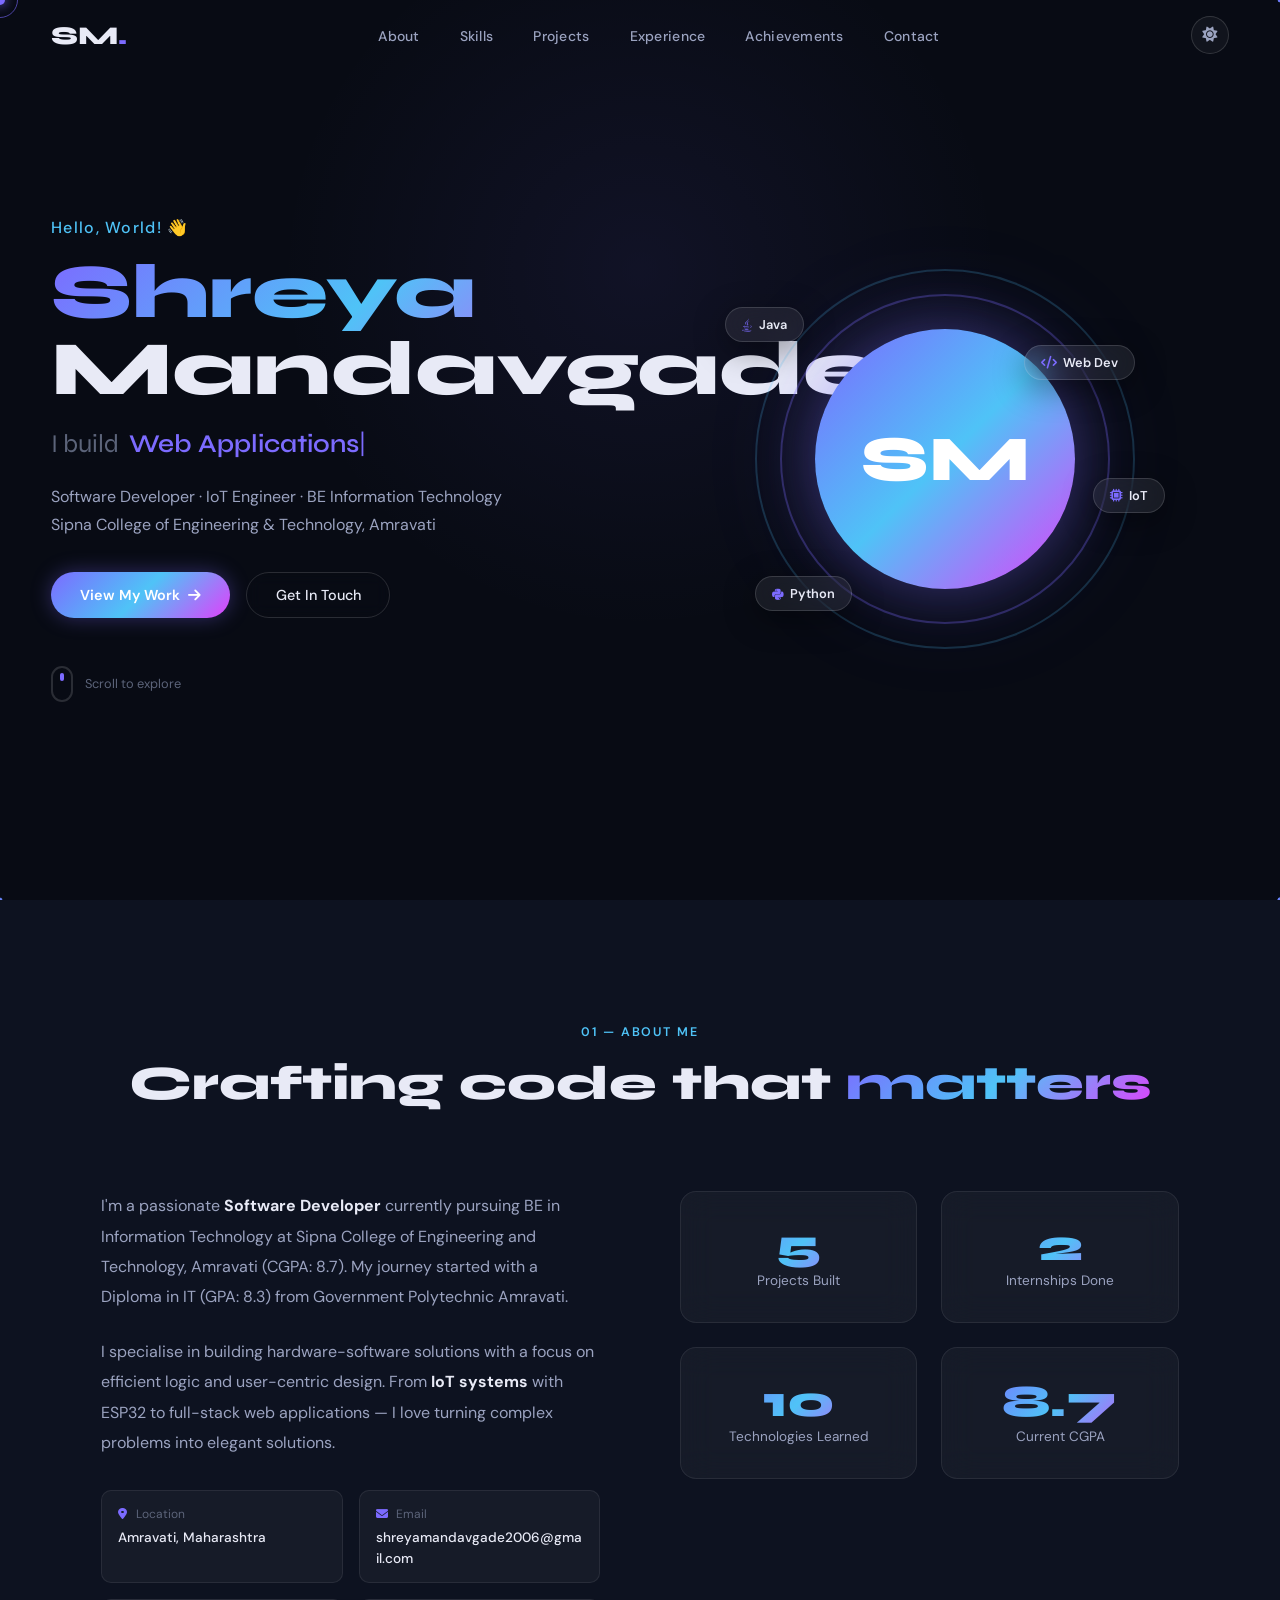
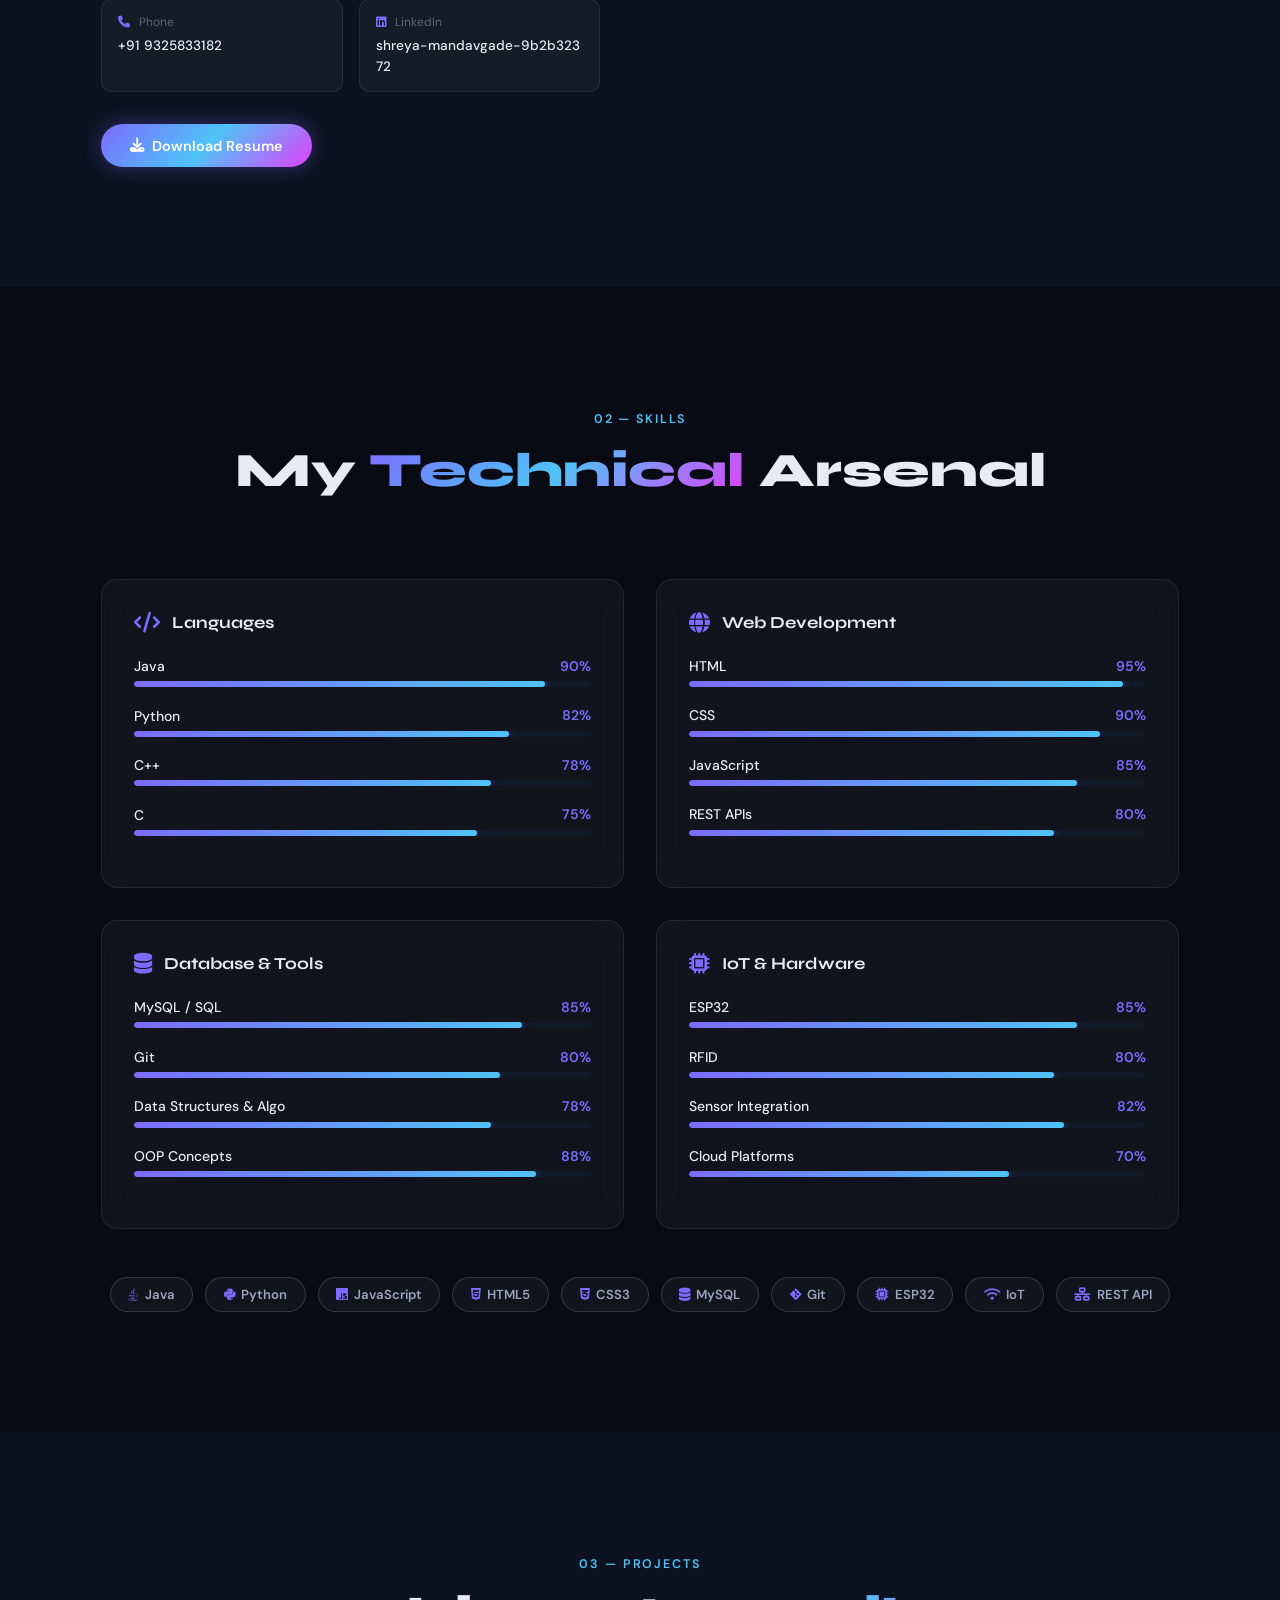
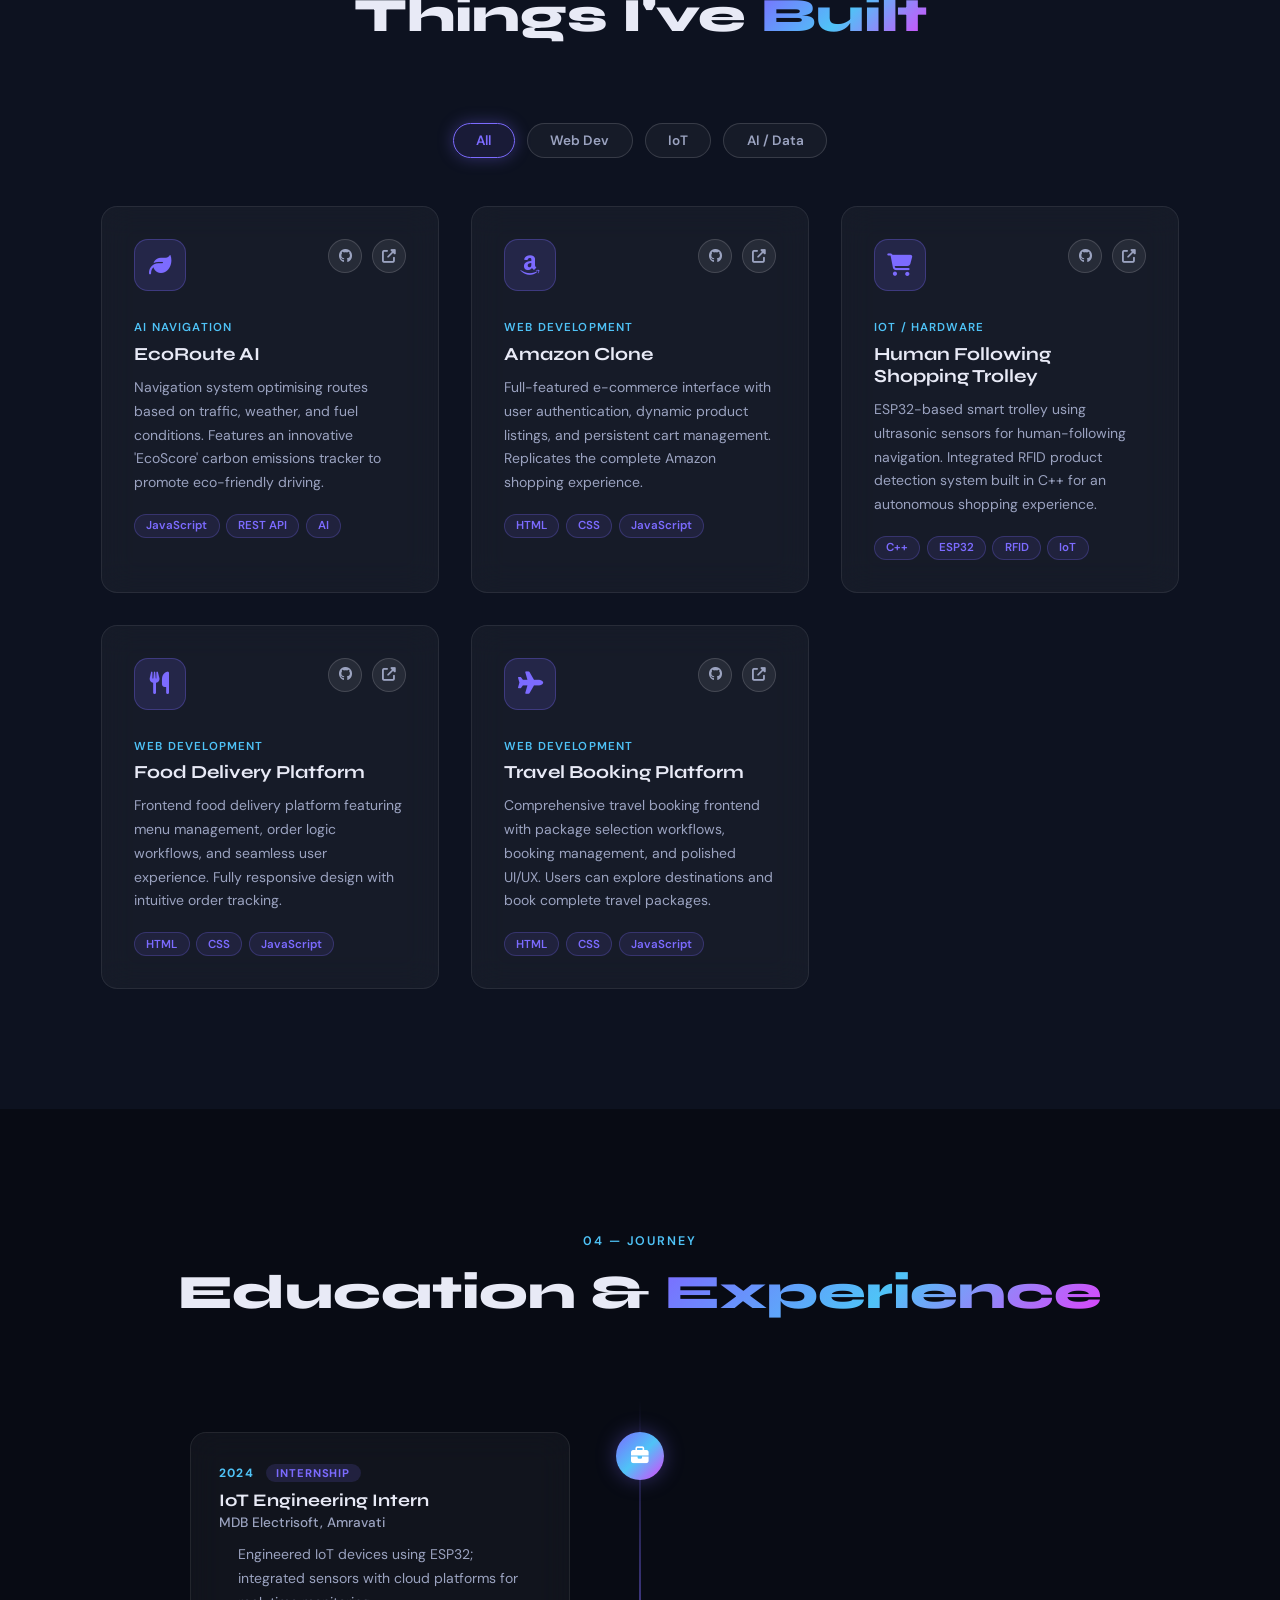
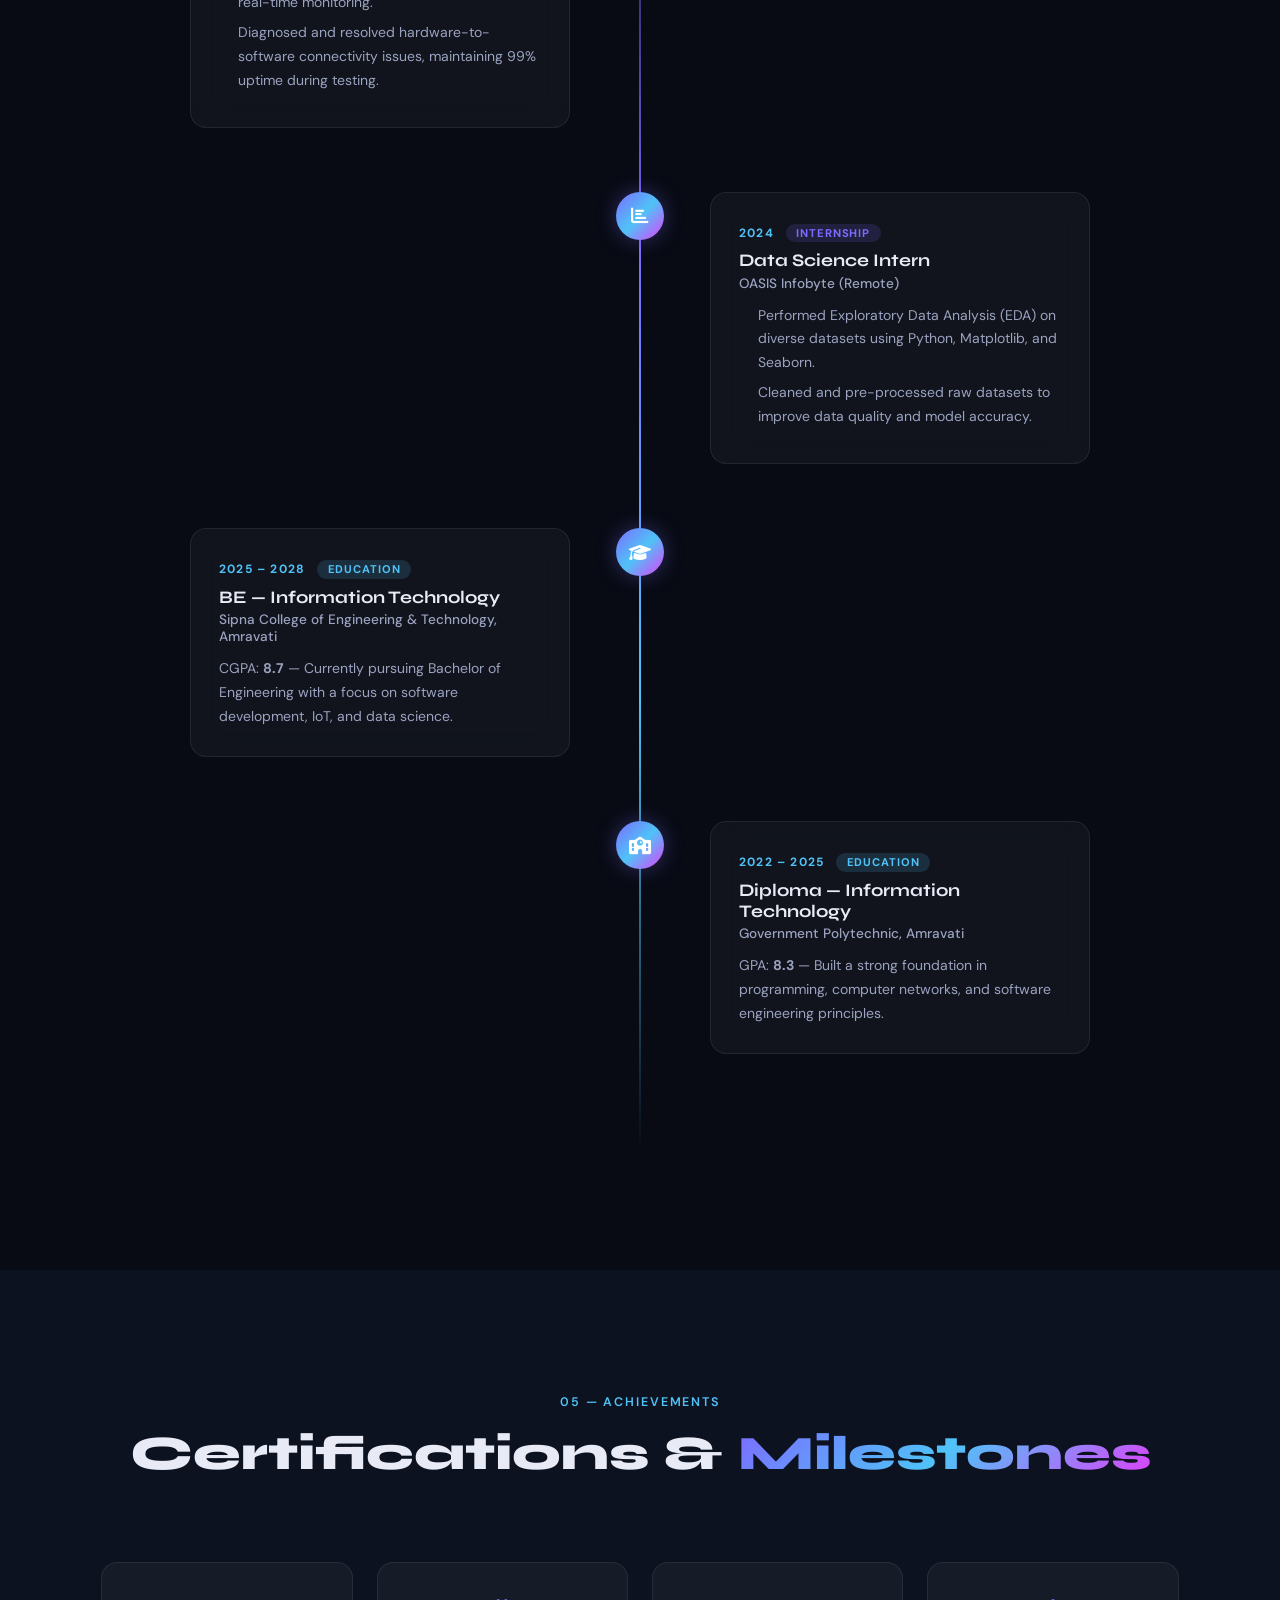
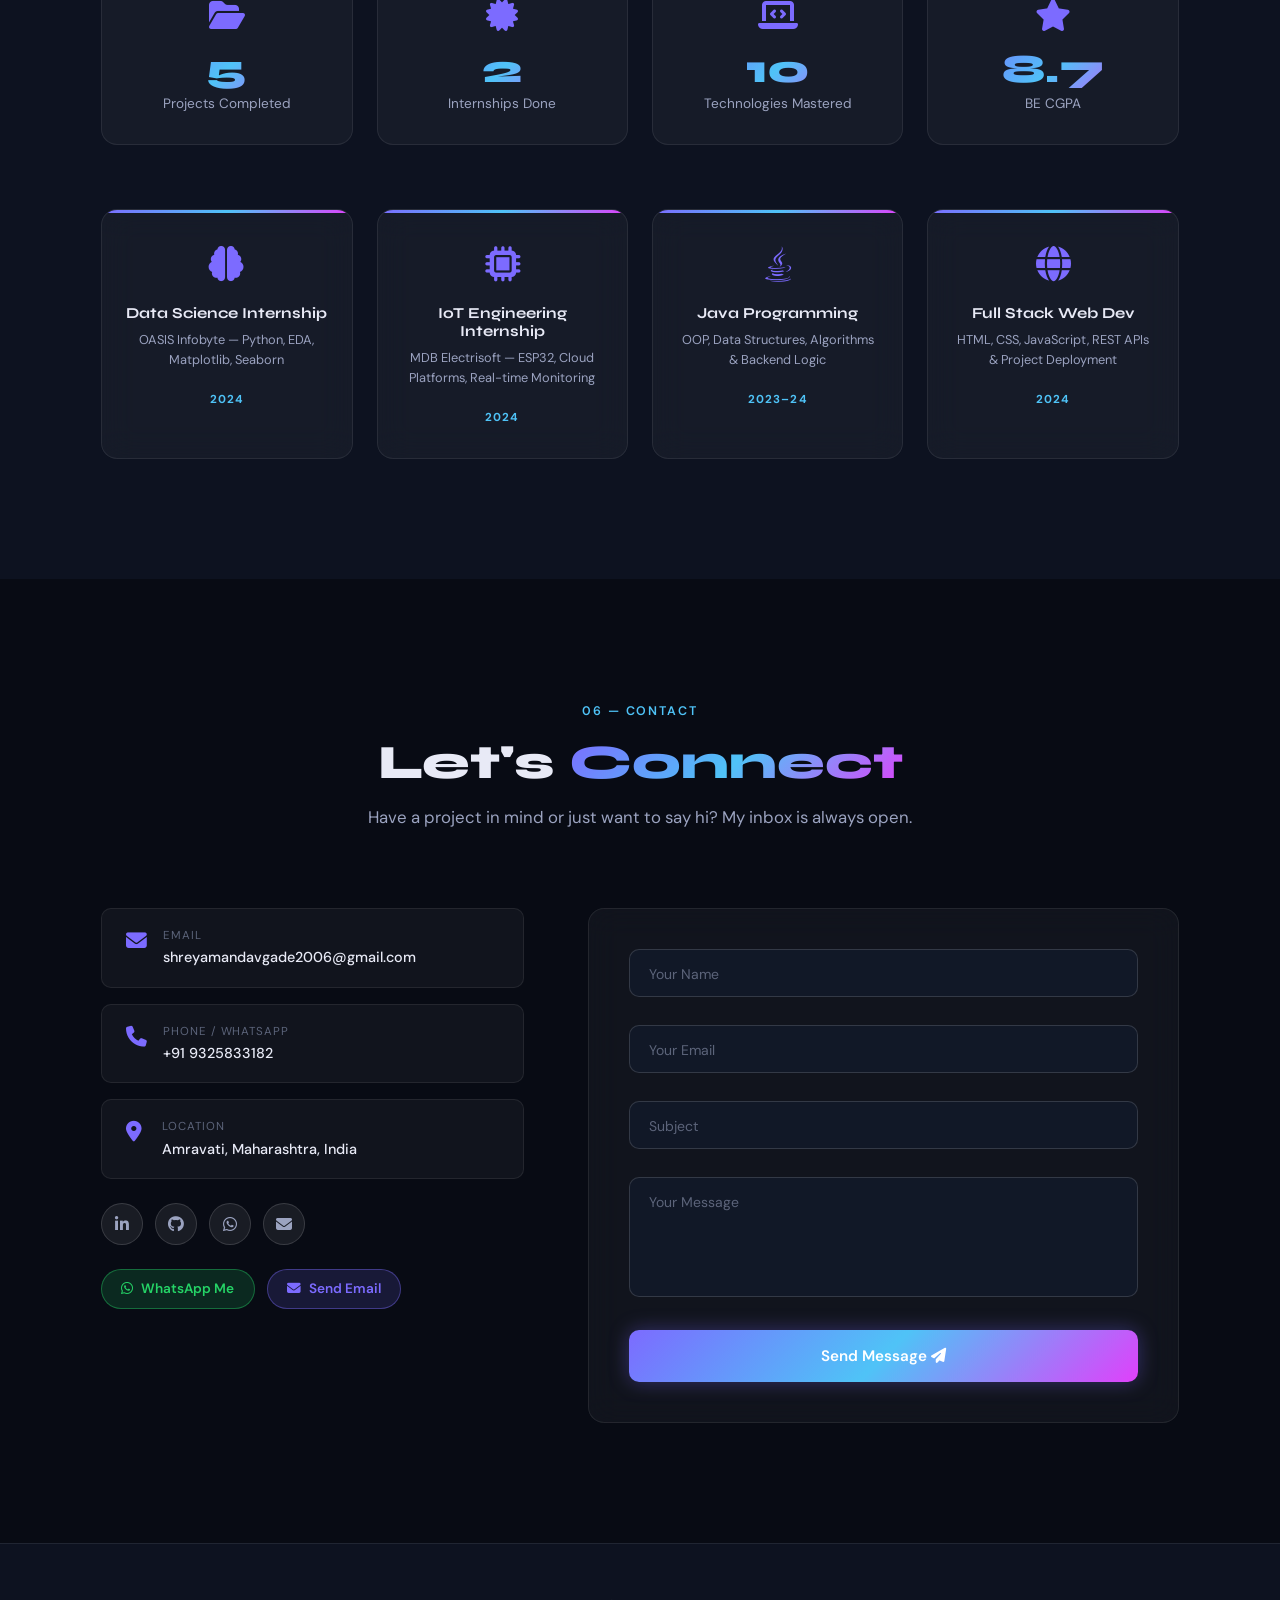
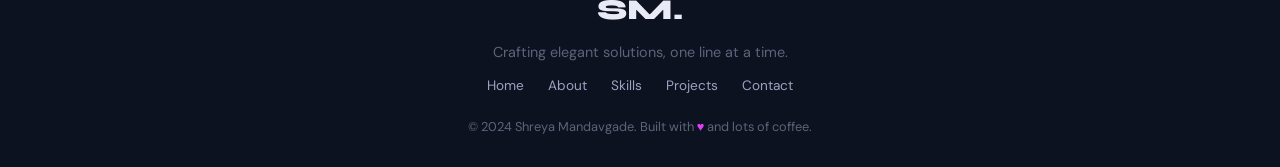
<file: Portfolio/index.html>
<!DOCTYPE html>
<html lang="en" data-theme="dark">
<head>
  <meta charset="UTF-8" />
  <meta name="viewport" content="width=device-width, initial-scale=1.0" />
  <meta name="description" content="Shreya Mandavgade — Software Developer & IoT Engineer. Portfolio showcasing projects in Web Development, Java, Python, and IoT." />
  <meta name="keywords" content="Shreya Mandavgade, Software Developer, IoT, Java, Web Development, Portfolio" />
  <title>Shreya Mandavgade | Software Developer</title>
  <link rel="stylesheet" href="style.css" />
  <link rel="preconnect" href="https://fonts.googleapis.com" />
  <link href="https://fonts.googleapis.com/css2?family=Syne:wght@400;500;600;700;800&family=DM+Sans:ital,wght@0,300;0,400;0,500;1,300&display=swap" rel="stylesheet" />
  <link rel="stylesheet" href="https://cdnjs.cloudflare.com/ajax/libs/font-awesome/6.5.0/css/all.min.css" />
</head>
<body>

  <!-- ══ LOADING SCREEN ══ -->
  <div id="loader">
    <div class="loader-inner">
      <div class="loader-ring"></div>
      <div class="loader-text">SM<span class="loader-dot">.</span></div>
    </div>
  </div>

  <!-- ══ CUSTOM CURSOR ══ -->
  <div id="cursor"></div>
  <div id="cursor-follower"></div>

  <!-- ══ SCROLL PROGRESS ══ -->
  <div id="scroll-progress"></div>

  <!-- ══ NAVBAR ══ -->
  <nav id="navbar">
    <a href="#home" class="nav-logo">SM<span class="accent">.</span></a>
    <ul class="nav-links" id="nav-links">
      <li><a href="#about" class="nav-link">About</a></li>
      <li><a href="#skills" class="nav-link">Skills</a></li>
      <li><a href="#projects" class="nav-link">Projects</a></li>
      <li><a href="#experience" class="nav-link">Experience</a></li>
      <li><a href="#certifications" class="nav-link">Achievements</a></li>
      <li><a href="#contact" class="nav-link">Contact</a></li>
    </ul>
    <div class="nav-actions">
      <button id="theme-toggle" aria-label="Toggle theme">
        <i class="fas fa-sun" id="theme-icon"></i>
      </button>
      <button id="hamburger" class="hamburger" aria-label="Toggle menu">
        <span></span><span></span><span></span>
      </button>
    </div>
  </nav>

  <!-- ══ HERO SECTION ══ -->
  <section id="home" class="hero">
    <canvas id="particle-canvas"></canvas>
    <div class="spotlight" id="spotlight"></div>
    <div class="hero-content">
      <p class="hero-eyebrow reveal-up">Hello, World! 👋</p>
      <h1 class="hero-name reveal-up">
        <span class="hero-first">Shreya</span>
        <span class="hero-last">Mandavgade</span>
      </h1>
      <div class="hero-role reveal-up">
        <span class="role-prefix">I build</span>
        <span class="typing-wrap">
          <span id="typed-text"></span><span class="cursor-blink">|</span>
        </span>
      </div>
      <p class="hero-desc reveal-up">
        Software Developer · IoT Engineer · BE Information Technology<br />
        Sipna College of Engineering & Technology, Amravati
      </p>
      <div class="hero-cta reveal-up">
        <a href="#projects" class="btn-primary">View My Work <i class="fas fa-arrow-right"></i></a>
        <a href="#contact" class="btn-ghost">Get In Touch</a>
      </div>
      <div class="hero-scroll reveal-up">
        <div class="scroll-indicator">
          <div class="scroll-dot"></div>
        </div>
        <span>Scroll to explore</span>
      </div>
    </div>
    <div class="hero-image-wrap reveal-right">
      <div class="hero-image-ring"></div>
      <div class="hero-image-ring ring-2"></div>
      <div class="hero-avatar">
        <div class="avatar-initials">SM</div>
      </div>
      <div class="hero-badge badge-1"><i class="fab fa-java"></i> Java</div>
      <div class="hero-badge badge-2"><i class="fas fa-microchip"></i> IoT</div>
      <div class="hero-badge badge-3"><i class="fab fa-python"></i> Python</div>
      <div class="hero-badge badge-4"><i class="fas fa-code"></i> Web Dev</div>
    </div>
  </section>

  <!-- ══ ABOUT SECTION ══ -->
  <section id="about" class="section about-section">
    <div class="container">
      <div class="section-header">
        <span class="section-tag">01 — About Me</span>
        <h2 class="section-title reveal-up">Crafting code that <span class="gradient-text">matters</span></h2>
      </div>
      <div class="about-grid">
        <div class="about-text reveal-left">
          <p>
            I'm a passionate <strong>Software Developer</strong> currently pursuing BE in Information Technology at Sipna College of Engineering and Technology, Amravati (CGPA: 8.7). My journey started with a Diploma in IT (GPA: 8.3) from Government Polytechnic Amravati.
          </p>
          <p>
            I specialise in building hardware-software solutions with a focus on efficient logic and user-centric design. From <strong>IoT systems</strong> with ESP32 to full-stack web applications — I love turning complex problems into elegant solutions.
          </p>
          <div class="about-info-grid">
            <div class="info-item">
              <span class="info-label"><i class="fas fa-map-marker-alt"></i> Location</span>
              <span class="info-value">Amravati, Maharashtra</span>
            </div>
            <div class="info-item">
              <span class="info-label"><i class="fas fa-envelope"></i> Email</span>
              <span class="info-value">shreyamandavgade2006@gmail.com</span>
            </div>
            <div class="info-item">
              <span class="info-label"><i class="fas fa-phone"></i> Phone</span>
              <span class="info-value">+91 9325833182</span>
            </div>
            <div class="info-item">
              <span class="info-label"><i class="fab fa-linkedin"></i> LinkedIn</span>
              <span class="info-value">shreya-mandavgade-9b2b32372</span>
            </div>
          </div>
          <a href="#" class="btn-primary" id="download-resume" download>
            <i class="fas fa-download"></i> Download Resume
          </a>
        </div>
        <div class="about-stats reveal-right">
          <div class="stat-card">
            <span class="stat-num counter" data-target="5">0</span>
            <span class="stat-label">Projects Built</span>
            <div class="stat-bar"></div>
          </div>
          <div class="stat-card">
            <span class="stat-num counter" data-target="2">0</span>
            <span class="stat-label">Internships Done</span>
            <div class="stat-bar"></div>
          </div>
          <div class="stat-card">
            <span class="stat-num counter" data-target="10">0</span>
            <span class="stat-label">Technologies Learned</span>
            <div class="stat-bar"></div>
          </div>
          <div class="stat-card">
            <span class="stat-num">8.7</span>
            <span class="stat-label">Current CGPA</span>
            <div class="stat-bar"></div>
          </div>
        </div>
      </div>
    </div>
  </section>

  <!-- ══ SKILLS SECTION ══ -->
  <section id="skills" class="section skills-section">
    <div class="container">
      <div class="section-header">
        <span class="section-tag">02 — Skills</span>
        <h2 class="section-title reveal-up">My <span class="gradient-text">Technical</span> Arsenal</h2>
      </div>
      <div class="skills-grid">

        <div class="skill-category reveal-up" style="--delay:0.1s">
          <div class="skill-cat-header">
            <i class="fas fa-code skill-cat-icon"></i>
            <h3>Languages</h3>
          </div>
          <div class="skill-items">
            <div class="skill-item">
              <div class="skill-top"><span>Java</span><span>90%</span></div>
              <div class="skill-bar"><div class="skill-fill" data-width="90"></div></div>
            </div>
            <div class="skill-item">
              <div class="skill-top"><span>Python</span><span>82%</span></div>
              <div class="skill-bar"><div class="skill-fill" data-width="82"></div></div>
            </div>
            <div class="skill-item">
              <div class="skill-top"><span>C++</span><span>78%</span></div>
              <div class="skill-bar"><div class="skill-fill" data-width="78"></div></div>
            </div>
            <div class="skill-item">
              <div class="skill-top"><span>C</span><span>75%</span></div>
              <div class="skill-bar"><div class="skill-fill" data-width="75"></div></div>
            </div>
          </div>
        </div>

        <div class="skill-category reveal-up" style="--delay:0.2s">
          <div class="skill-cat-header">
            <i class="fas fa-globe skill-cat-icon"></i>
            <h3>Web Development</h3>
          </div>
          <div class="skill-items">
            <div class="skill-item">
              <div class="skill-top"><span>HTML</span><span>95%</span></div>
              <div class="skill-bar"><div class="skill-fill" data-width="95"></div></div>
            </div>
            <div class="skill-item">
              <div class="skill-top"><span>CSS</span><span>90%</span></div>
              <div class="skill-bar"><div class="skill-fill" data-width="90"></div></div>
            </div>
            <div class="skill-item">
              <div class="skill-top"><span>JavaScript</span><span>85%</span></div>
              <div class="skill-bar"><div class="skill-fill" data-width="85"></div></div>
            </div>
            <div class="skill-item">
              <div class="skill-top"><span>REST APIs</span><span>80%</span></div>
              <div class="skill-bar"><div class="skill-fill" data-width="80"></div></div>
            </div>
          </div>
        </div>

        <div class="skill-category reveal-up" style="--delay:0.3s">
          <div class="skill-cat-header">
            <i class="fas fa-database skill-cat-icon"></i>
            <h3>Database & Tools</h3>
          </div>
          <div class="skill-items">
            <div class="skill-item">
              <div class="skill-top"><span>MySQL / SQL</span><span>85%</span></div>
              <div class="skill-bar"><div class="skill-fill" data-width="85"></div></div>
            </div>
            <div class="skill-item">
              <div class="skill-top"><span>Git</span><span>80%</span></div>
              <div class="skill-bar"><div class="skill-fill" data-width="80"></div></div>
            </div>
            <div class="skill-item">
              <div class="skill-top"><span>Data Structures & Algo</span><span>78%</span></div>
              <div class="skill-bar"><div class="skill-fill" data-width="78"></div></div>
            </div>
            <div class="skill-item">
              <div class="skill-top"><span>OOP Concepts</span><span>88%</span></div>
              <div class="skill-bar"><div class="skill-fill" data-width="88"></div></div>
            </div>
          </div>
        </div>

        <div class="skill-category reveal-up" style="--delay:0.4s">
          <div class="skill-cat-header">
            <i class="fas fa-microchip skill-cat-icon"></i>
            <h3>IoT & Hardware</h3>
          </div>
          <div class="skill-items">
            <div class="skill-item">
              <div class="skill-top"><span>ESP32</span><span>85%</span></div>
              <div class="skill-bar"><div class="skill-fill" data-width="85"></div></div>
            </div>
            <div class="skill-item">
              <div class="skill-top"><span>RFID</span><span>80%</span></div>
              <div class="skill-bar"><div class="skill-fill" data-width="80"></div></div>
            </div>
            <div class="skill-item">
              <div class="skill-top"><span>Sensor Integration</span><span>82%</span></div>
              <div class="skill-bar"><div class="skill-fill" data-width="82"></div></div>
            </div>
            <div class="skill-item">
              <div class="skill-top"><span>Cloud Platforms</span><span>70%</span></div>
              <div class="skill-bar"><div class="skill-fill" data-width="70"></div></div>
            </div>
          </div>
        </div>

      </div>

      <!-- Tech Chips -->
      <div class="tech-chips reveal-up">
        <span class="chip"><i class="fab fa-java"></i> Java</span>
        <span class="chip"><i class="fab fa-python"></i> Python</span>
        <span class="chip"><i class="fab fa-js"></i> JavaScript</span>
        <span class="chip"><i class="fab fa-html5"></i> HTML5</span>
        <span class="chip"><i class="fab fa-css3-alt"></i> CSS3</span>
        <span class="chip"><i class="fas fa-database"></i> MySQL</span>
        <span class="chip"><i class="fab fa-git-alt"></i> Git</span>
        <span class="chip"><i class="fas fa-microchip"></i> ESP32</span>
        <span class="chip"><i class="fas fa-wifi"></i> IoT</span>
        <span class="chip"><i class="fas fa-network-wired"></i> REST API</span>
      </div>
    </div>
  </section>

  <!-- ══ PROJECTS SECTION ══ -->
  <section id="projects" class="section projects-section">
    <div class="container">
      <div class="section-header">
        <span class="section-tag">03 — Projects</span>
        <h2 class="section-title reveal-up">Things I've <span class="gradient-text">Built</span></h2>
      </div>

      <!-- Filter Buttons -->
      <div class="filter-bar reveal-up">
        <button class="filter-btn active" data-filter="all">All</button>
        <button class="filter-btn" data-filter="web">Web Dev</button>
        <button class="filter-btn" data-filter="iot">IoT</button>
        <button class="filter-btn" data-filter="ai">AI / Data</button>
      </div>

      <div class="projects-grid">

        <div class="project-card reveal-up" data-category="ai" style="--delay:0.1s">
          <div class="project-glow"></div>
          <div class="project-top">
            <div class="project-icon-wrap">
              <i class="fas fa-leaf project-icon"></i>
            </div>
            <div class="project-links">
              <a href="#" class="project-link" title="GitHub"><i class="fab fa-github"></i></a>
              <a href="#" class="project-link" title="Live Demo"><i class="fas fa-external-link-alt"></i></a>
            </div>
          </div>
          <div class="project-body">
            <span class="project-cat">AI Navigation</span>
            <h3 class="project-title">EcoRoute AI</h3>
            <p class="project-desc">Navigation system optimising routes based on traffic, weather, and fuel conditions. Features an innovative 'EcoScore' carbon emissions tracker to promote eco-friendly driving.</p>
            <div class="project-tags">
              <span>JavaScript</span><span>REST API</span><span>AI</span>
            </div>
          </div>
          <div class="project-hover-overlay">
            <p>Optimised routing · Carbon tracking · Weather integration</p>
          </div>
        </div>

        <div class="project-card reveal-up" data-category="web" style="--delay:0.2s">
          <div class="project-glow"></div>
          <div class="project-top">
            <div class="project-icon-wrap">
              <i class="fab fa-amazon project-icon"></i>
            </div>
            <div class="project-links">
              <a href="#" class="project-link" title="GitHub"><i class="fab fa-github"></i></a>
              <a href="#" class="project-link" title="Live Demo"><i class="fas fa-external-link-alt"></i></a>
            </div>
          </div>
          <div class="project-body">
            <span class="project-cat">Web Development</span>
            <h3 class="project-title">Amazon Clone</h3>
            <p class="project-desc">Full-featured e-commerce interface with user authentication, dynamic product listings, and persistent cart management. Replicates the complete Amazon shopping experience.</p>
            <div class="project-tags">
              <span>HTML</span><span>CSS</span><span>JavaScript</span>
            </div>
          </div>
          <div class="project-hover-overlay">
            <p>Authentication · Product listings · Cart management</p>
          </div>
        </div>

        <div class="project-card reveal-up" data-category="iot" style="--delay:0.3s">
          <div class="project-glow"></div>
          <div class="project-top">
            <div class="project-icon-wrap">
              <i class="fas fa-shopping-cart project-icon"></i>
            </div>
            <div class="project-links">
              <a href="#" class="project-link" title="GitHub"><i class="fab fa-github"></i></a>
              <a href="#" class="project-link" title="Live Demo"><i class="fas fa-external-link-alt"></i></a>
            </div>
          </div>
          <div class="project-body">
            <span class="project-cat">IoT / Hardware</span>
            <h3 class="project-title">Human Following Shopping Trolley</h3>
            <p class="project-desc">ESP32-based smart trolley using ultrasonic sensors for human-following navigation. Integrated RFID product detection system built in C++ for an autonomous shopping experience.</p>
            <div class="project-tags">
              <span>C++</span><span>ESP32</span><span>RFID</span><span>IoT</span>
            </div>
          </div>
          <div class="project-hover-overlay">
            <p>ESP32 · Ultrasonic sensors · RFID detection</p>
          </div>
        </div>

        <div class="project-card reveal-up" data-category="web" style="--delay:0.4s">
          <div class="project-glow"></div>
          <div class="project-top">
            <div class="project-icon-wrap">
              <i class="fas fa-utensils project-icon"></i>
            </div>
            <div class="project-links">
              <a href="#" class="project-link" title="GitHub"><i class="fab fa-github"></i></a>
              <a href="#" class="project-link" title="Live Demo"><i class="fas fa-external-link-alt"></i></a>
            </div>
          </div>
          <div class="project-body">
            <span class="project-cat">Web Development</span>
            <h3 class="project-title">Food Delivery Platform</h3>
            <p class="project-desc">Frontend food delivery platform featuring menu management, order logic workflows, and seamless user experience. Fully responsive design with intuitive order tracking.</p>
            <div class="project-tags">
              <span>HTML</span><span>CSS</span><span>JavaScript</span>
            </div>
          </div>
          <div class="project-hover-overlay">
            <p>Menu management · Order logic · Responsive design</p>
          </div>
        </div>

        <div class="project-card reveal-up" data-category="web" style="--delay:0.5s">
          <div class="project-glow"></div>
          <div class="project-top">
            <div class="project-icon-wrap">
              <i class="fas fa-plane project-icon"></i>
            </div>
            <div class="project-links">
              <a href="#" class="project-link" title="GitHub"><i class="fab fa-github"></i></a>
              <a href="#" class="project-link" title="Live Demo"><i class="fas fa-external-link-alt"></i></a>
            </div>
          </div>
          <div class="project-body">
            <span class="project-cat">Web Development</span>
            <h3 class="project-title">Travel Booking Platform</h3>
            <p class="project-desc">Comprehensive travel booking frontend with package selection workflows, booking management, and polished UI/UX. Users can explore destinations and book complete travel packages.</p>
            <div class="project-tags">
              <span>HTML</span><span>CSS</span><span>JavaScript</span>
            </div>
          </div>
          <div class="project-hover-overlay">
            <p>Package selection · Booking flows · Interactive UI</p>
          </div>
        </div>

      </div>
    </div>
  </section>

  <!-- ══ EXPERIENCE & EDUCATION TIMELINE ══ -->
  <section id="experience" class="section timeline-section">
    <div class="container">
      <div class="section-header">
        <span class="section-tag">04 — Journey</span>
        <h2 class="section-title reveal-up">Education & <span class="gradient-text">Experience</span></h2>
      </div>

      <div class="timeline">

        <div class="timeline-item reveal-left">
          <div class="timeline-dot">
            <i class="fas fa-briefcase"></i>
          </div>
          <div class="timeline-card">
            <span class="timeline-year">2024</span>
            <span class="timeline-type work">Internship</span>
            <h3>IoT Engineering Intern</h3>
            <h4>MDB Electrisoft, Amravati</h4>
            <ul>
              <li>Engineered IoT devices using ESP32; integrated sensors with cloud platforms for real-time monitoring.</li>
              <li>Diagnosed and resolved hardware-to-software connectivity issues, maintaining 99% uptime during testing.</li>
            </ul>
          </div>
        </div>

        <div class="timeline-item reveal-right">
          <div class="timeline-dot">
            <i class="fas fa-chart-bar"></i>
          </div>
          <div class="timeline-card">
            <span class="timeline-year">2024</span>
            <span class="timeline-type work">Internship</span>
            <h3>Data Science Intern</h3>
            <h4>OASIS Infobyte (Remote)</h4>
            <ul>
              <li>Performed Exploratory Data Analysis (EDA) on diverse datasets using Python, Matplotlib, and Seaborn.</li>
              <li>Cleaned and pre-processed raw datasets to improve data quality and model accuracy.</li>
            </ul>
          </div>
        </div>

        <div class="timeline-item reveal-left">
          <div class="timeline-dot">
            <i class="fas fa-graduation-cap"></i>
          </div>
          <div class="timeline-card">
            <span class="timeline-year">2025 – 2028</span>
            <span class="timeline-type edu">Education</span>
            <h3>BE — Information Technology</h3>
            <h4>Sipna College of Engineering & Technology, Amravati</h4>
            <p>CGPA: <strong>8.7</strong> — Currently pursuing Bachelor of Engineering with a focus on software development, IoT, and data science.</p>
          </div>
        </div>

        <div class="timeline-item reveal-right">
          <div class="timeline-dot">
            <i class="fas fa-school"></i>
          </div>
          <div class="timeline-card">
            <span class="timeline-year">2022 – 2025</span>
            <span class="timeline-type edu">Education</span>
            <h3>Diploma — Information Technology</h3>
            <h4>Government Polytechnic, Amravati</h4>
            <p>GPA: <strong>8.3</strong> — Built a strong foundation in programming, computer networks, and software engineering principles.</p>
          </div>
        </div>

      </div>
    </div>
  </section>

  <!-- ══ CERTIFICATIONS & ACHIEVEMENTS ══ -->
  <section id="certifications" class="section certs-section">
    <div class="container">
      <div class="section-header">
        <span class="section-tag">05 — Achievements</span>
        <h2 class="section-title reveal-up">Certifications & <span class="gradient-text">Milestones</span></h2>
      </div>

      <!-- Achievement Counters -->
      <div class="achievement-row">
        <div class="achievement-card reveal-up" style="--delay:0.1s">
          <div class="ach-icon"><i class="fas fa-folder-open"></i></div>
          <div class="ach-num counter" data-target="5">0</div>
          <div class="ach-label">Projects Completed</div>
        </div>
        <div class="achievement-card reveal-up" style="--delay:0.2s">
          <div class="ach-icon"><i class="fas fa-certificate"></i></div>
          <div class="ach-num counter" data-target="2">0</div>
          <div class="ach-label">Internships Done</div>
        </div>
        <div class="achievement-card reveal-up" style="--delay:0.3s">
          <div class="ach-icon"><i class="fas fa-laptop-code"></i></div>
          <div class="ach-num counter" data-target="10">0</div>
          <div class="ach-label">Technologies Mastered</div>
        </div>
        <div class="achievement-card reveal-up" style="--delay:0.4s">
          <div class="ach-icon"><i class="fas fa-star"></i></div>
          <div class="ach-num">8.7</div>
          <div class="ach-label">BE CGPA</div>
        </div>
      </div>

      <!-- Certification Cards -->
      <div class="certs-grid">
        <div class="cert-card reveal-up" style="--delay:0.1s">
          <div class="cert-ribbon"></div>
          <div class="cert-icon"><i class="fas fa-brain"></i></div>
          <h3>Data Science Internship</h3>
          <p>OASIS Infobyte — Python, EDA, Matplotlib, Seaborn</p>
          <span class="cert-year">2024</span>
        </div>
        <div class="cert-card reveal-up" style="--delay:0.2s">
          <div class="cert-ribbon"></div>
          <div class="cert-icon"><i class="fas fa-microchip"></i></div>
          <h3>IoT Engineering Internship</h3>
          <p>MDB Electrisoft — ESP32, Cloud Platforms, Real-time Monitoring</p>
          <span class="cert-year">2024</span>
        </div>
        <div class="cert-card reveal-up" style="--delay:0.3s">
          <div class="cert-ribbon"></div>
          <div class="cert-icon"><i class="fab fa-java"></i></div>
          <h3>Java Programming</h3>
          <p>OOP, Data Structures, Algorithms & Backend Logic</p>
          <span class="cert-year">2023–24</span>
        </div>
        <div class="cert-card reveal-up" style="--delay:0.4s">
          <div class="cert-ribbon"></div>
          <div class="cert-icon"><i class="fas fa-globe"></i></div>
          <h3>Full Stack Web Dev</h3>
          <p>HTML, CSS, JavaScript, REST APIs & Project Deployment</p>
          <span class="cert-year">2024</span>
        </div>
      </div>
    </div>
  </section>

  <!-- ══ CONTACT SECTION ══ -->
  <section id="contact" class="section contact-section">
    <div class="container">
      <div class="section-header">
        <span class="section-tag">06 — Contact</span>
        <h2 class="section-title reveal-up">Let's <span class="gradient-text">Connect</span></h2>
        <p class="section-sub reveal-up">Have a project in mind or just want to say hi? My inbox is always open.</p>
      </div>

      <div class="contact-wrap">
        <div class="contact-info reveal-left">
          <div class="contact-card">
            <i class="fas fa-envelope"></i>
            <div>
              <span class="ci-label">Email</span>
              <a href="mailto:shreyamandavgade2006@gmail.com" class="ci-val">shreyamandavgade2006@gmail.com</a>
            </div>
          </div>
          <div class="contact-card">
            <i class="fas fa-phone"></i>
            <div>
              <span class="ci-label">Phone / WhatsApp</span>
              <a href="tel:+919325833182" class="ci-val">+91 9325833182</a>
            </div>
          </div>
          <div class="contact-card">
            <i class="fas fa-map-marker-alt"></i>
            <div>
              <span class="ci-label">Location</span>
              <span class="ci-val">Amravati, Maharashtra, India</span>
            </div>
          </div>

          <div class="social-icons">
            <a href="https://linkedin.com/in/shreya-mandavgade-9b2b32372" target="_blank" class="social-icon" title="LinkedIn"><i class="fab fa-linkedin-in"></i></a>
            <a href="https://github.com/" target="_blank" class="social-icon" title="GitHub"><i class="fab fa-github"></i></a>
            <a href="https://wa.me/919325833182" target="_blank" class="social-icon" title="WhatsApp"><i class="fab fa-whatsapp"></i></a>
            <a href="mailto:shreyamandavgade2006@gmail.com" class="social-icon" title="Email"><i class="fas fa-envelope"></i></a>
          </div>

          <div class="quick-btns">
            <a href="https://wa.me/919325833182" target="_blank" class="btn-whatsapp">
              <i class="fab fa-whatsapp"></i> WhatsApp Me
            </a>
            <a href="mailto:shreyamandavgade2006@gmail.com" class="btn-email">
              <i class="fas fa-envelope"></i> Send Email
            </a>
          </div>
        </div>

        <form class="contact-form reveal-right" id="contact-form" novalidate>
          <div class="form-group">
            <input type="text" id="name" placeholder=" " required />
            <label for="name">Your Name</label>
            <span class="form-error" id="name-error">Please enter your name.</span>
          </div>
          <div class="form-group">
            <input type="email" id="email" placeholder=" " required />
            <label for="email">Your Email</label>
            <span class="form-error" id="email-error">Please enter a valid email.</span>
          </div>
          <div class="form-group">
            <input type="text" id="subject" placeholder=" " required />
            <label for="subject">Subject</label>
            <span class="form-error" id="subject-error">Please enter a subject.</span>
          </div>
          <div class="form-group">
            <textarea id="message" rows="5" placeholder=" " required></textarea>
            <label for="message">Your Message</label>
            <span class="form-error" id="message-error">Please enter a message.</span>
          </div>
          <button type="submit" class="btn-primary submit-btn">
            <span id="btn-text">Send Message <i class="fas fa-paper-plane"></i></span>
            <span id="btn-loading" style="display:none"><i class="fas fa-spinner fa-spin"></i> Sending…</span>
          </button>
          <div class="form-success" id="form-success">
            <i class="fas fa-check-circle"></i> Message sent! I'll get back to you soon.
          </div>
        </form>
      </div>
    </div>
  </section>

  <!-- ══ FOOTER ══ -->
  <footer class="footer">
    <div class="container">
      <div class="footer-inner">
        <div class="footer-logo">SM<span class="accent">.</span></div>
        <p class="footer-tagline">Crafting elegant solutions, one line at a time.</p>
        <div class="footer-links">
          <a href="#home">Home</a>
          <a href="#about">About</a>
          <a href="#skills">Skills</a>
          <a href="#projects">Projects</a>
          <a href="#contact">Contact</a>
        </div>
        <p class="footer-copy">© 2024 Shreya Mandavgade. Built with <span class="heart">♥</span> and lots of coffee.</p>
      </div>
    </div>
  </footer>

  <!-- ══ BACK TO TOP ══ -->
  <button id="back-to-top" aria-label="Back to top">
    <i class="fas fa-arrow-up"></i>
  </button>

  <script src="script.js"></script>
</body>
</html>
</file>
<file: Portfolio/style.css>
/* ══════════════════════════════════════
   SHREYA MANDAVGADE PORTFOLIO
   style.css — Premium Glassmorphism Dark
   ══════════════════════════════════════ */

/* ── CSS VARIABLES ──────────────────── */
:root {
  --bg: #080b14;
  --bg2: #0d1220;
  --bg3: #111827;
  --surface: rgba(255,255,255,0.04);
  --surface2: rgba(255,255,255,0.07);
  --border: rgba(255,255,255,0.08);
  --border2: rgba(255,255,255,0.14);
  --text: #e8eaf6;
  --text2: #9ba3c0;
  --text3: #5c647a;
  --accent: #7c6bff;
  --accent2: #4fc3f7;
  --accent3: #e040fb;
  --glow: rgba(124,107,255,0.35);
  --glow2: rgba(79,195,247,0.25);
  --grad: linear-gradient(135deg, #7c6bff 0%, #4fc3f7 50%, #e040fb 100%);
  --grad2: linear-gradient(135deg, #7c6bff 0%, #4fc3f7 100%);
  --radius: 16px;
  --radius-sm: 10px;
  --shadow: 0 8px 32px rgba(0,0,0,0.4);
  --shadow-lg: 0 20px 60px rgba(0,0,0,0.5);
  --font-display: 'Syne', sans-serif;
  --font-body: 'DM Sans', sans-serif;
  --nav-h: 70px;
  --transition: 0.35s cubic-bezier(0.4,0,0.2,1);
}

[data-theme="light"] {
  --bg: #f0f2ff;
  --bg2: #e8eaf6;
  --bg3: #dde0f5;
  --surface: rgba(255,255,255,0.7);
  --surface2: rgba(255,255,255,0.9);
  --border: rgba(0,0,0,0.08);
  --border2: rgba(0,0,0,0.14);
  --text: #1a1d3a;
  --text2: #4a5080;
  --text3: #8a90b0;
  --glow: rgba(124,107,255,0.2);
  --shadow: 0 8px 32px rgba(124,107,255,0.15);
  --shadow-lg: 0 20px 60px rgba(124,107,255,0.2);
}

/* ── RESET ───────────────────────────── */
*, *::before, *::after { box-sizing: border-box; margin: 0; padding: 0; }
html { scroll-behavior: smooth; font-size: 16px; }
body {
  font-family: var(--font-body);
  background: var(--bg);
  color: var(--text);
  overflow-x: hidden;
  transition: background var(--transition), color var(--transition);
  cursor: none;
}
a { text-decoration: none; color: inherit; }
ul { list-style: none; }
img { max-width: 100%; display: block; }
button { cursor: none; border: none; background: none; font-family: inherit; }

/* ── SCROLL PROGRESS ──────────────────── */
#scroll-progress {
  position: fixed;
  top: 0; left: 0;
  height: 3px;
  width: 0%;
  background: var(--grad);
  z-index: 9999;
  transition: width 0.1s linear;
  box-shadow: 0 0 12px var(--accent);
}

/* ── CUSTOM CURSOR ──────────────────── */
#cursor {
  position: fixed;
  width: 10px; height: 10px;
  background: var(--accent);
  border-radius: 50%;
  pointer-events: none;
  z-index: 10000;
  transform: translate(-50%,-50%);
  transition: transform 0.1s, background 0.2s;
  box-shadow: 0 0 12px var(--accent);
}
#cursor-follower {
  position: fixed;
  width: 36px; height: 36px;
  border: 1.5px solid var(--accent);
  border-radius: 50%;
  pointer-events: none;
  z-index: 9999;
  transform: translate(-50%,-50%);
  transition: left 0.12s ease, top 0.12s ease, width 0.2s, height 0.2s, opacity 0.2s;
  opacity: 0.6;
}
.cursor-hover #cursor { transform: translate(-50%,-50%) scale(1.6); background: var(--accent2); }
.cursor-hover #cursor-follower { width: 60px; height: 60px; opacity: 0.3; }

/* ── LOADER ──────────────────────────── */
#loader {
  position: fixed; inset: 0;
  background: var(--bg);
  display: flex; align-items: center; justify-content: center;
  z-index: 99999;
  transition: opacity 0.6s ease, visibility 0.6s ease;
}
#loader.fade-out { opacity: 0; visibility: hidden; }
.loader-inner { position: relative; display: flex; align-items: center; justify-content: center; }
.loader-ring {
  width: 80px; height: 80px;
  border: 3px solid var(--border2);
  border-top-color: var(--accent);
  border-right-color: var(--accent2);
  border-radius: 50%;
  animation: spin 0.9s linear infinite;
}
.loader-text {
  position: absolute;
  font-family: var(--font-display);
  font-size: 1.1rem;
  font-weight: 700;
  background: var(--grad);
  -webkit-background-clip: text;
  -webkit-text-fill-color: transparent;
}
.loader-dot { animation: blink 0.8s steps(1) infinite; }
@keyframes spin { to { transform: rotate(360deg); } }
@keyframes blink { 50% { opacity: 0; } }

/* ── SPOTLIGHT ─────────────────────── */
.spotlight {
  position: absolute; inset: 0;
  pointer-events: none;
  background: radial-gradient(600px circle at var(--mx,50%) var(--my,30%), rgba(124,107,255,0.08), transparent 60%);
  transition: background 0.1s;
  z-index: 1;
}

/* ── NAVBAR ──────────────────────────── */
#navbar {
  position: fixed; top: 0; left: 0; right: 0;
  height: var(--nav-h);
  display: flex; align-items: center; justify-content: space-between;
  padding: 0 4%;
  z-index: 1000;
  transition: background var(--transition), box-shadow var(--transition), backdrop-filter var(--transition);
}
#navbar.scrolled {
  background: rgba(8,11,20,0.85);
  backdrop-filter: blur(24px);
  -webkit-backdrop-filter: blur(24px);
  box-shadow: 0 1px 0 var(--border), 0 4px 24px rgba(0,0,0,0.3);
}
[data-theme="light"] #navbar.scrolled { background: rgba(240,242,255,0.85); }

.nav-logo {
  font-family: var(--font-display);
  font-size: 1.6rem; font-weight: 800;
  color: var(--text);
}
.nav-logo .accent { color: var(--accent); }

.nav-links {
  display: flex; gap: 2.5rem;
}
.nav-link {
  font-size: 0.875rem; font-weight: 500;
  color: var(--text2);
  position: relative;
  transition: color var(--transition);
  letter-spacing: 0.02em;
}
.nav-link::after {
  content: '';
  position: absolute; bottom: -4px; left: 0;
  width: 0; height: 2px;
  background: var(--grad2);
  border-radius: 2px;
  transition: width var(--transition);
}
.nav-link:hover, .nav-link.active { color: var(--text); }
.nav-link:hover::after, .nav-link.active::after { width: 100%; }

.nav-actions { display: flex; align-items: center; gap: 1rem; }

#theme-toggle {
  width: 38px; height: 38px;
  border-radius: 50%;
  background: var(--surface);
  border: 1px solid var(--border2);
  color: var(--text2);
  font-size: 0.95rem;
  display: flex; align-items: center; justify-content: center;
  transition: all var(--transition);
}
#theme-toggle:hover { color: var(--accent); border-color: var(--accent); box-shadow: 0 0 12px var(--glow); }

.hamburger {
  display: none; flex-direction: column;
  gap: 5px; width: 30px; padding: 2px;
}
.hamburger span {
  display: block; height: 2px; width: 100%;
  background: var(--text);
  border-radius: 2px;
  transition: all var(--transition);
}
.hamburger.open span:nth-child(1) { transform: translateY(7px) rotate(45deg); }
.hamburger.open span:nth-child(2) { opacity: 0; transform: scaleX(0); }
.hamburger.open span:nth-child(3) { transform: translateY(-7px) rotate(-45deg); }

/* ── HERO ─────────────────────────── */
.hero {
  min-height: 100vh;
  display: flex; align-items: center;
  padding: var(--nav-h) 4% 4%;
  position: relative;
  overflow: hidden;
}
#particle-canvas {
  position: absolute; inset: 0;
  z-index: 0; pointer-events: none;
}
.hero-content {
  position: relative; z-index: 2;
  flex: 1; max-width: 640px;
}
.hero-eyebrow {
  font-size: 1rem; font-weight: 500;
  color: var(--accent2);
  letter-spacing: 0.08em;
  margin-bottom: 1rem;
}
.hero-name {
  font-family: var(--font-display);
  font-size: clamp(3rem, 6vw, 5.5rem);
  font-weight: 800; line-height: 1;
  margin-bottom: 1.25rem;
}
.hero-first {
  display: block;
  background: var(--grad);
  -webkit-background-clip: text;
  -webkit-text-fill-color: transparent;
  background-clip: text;
}
.hero-last { display: block; color: var(--text); }

.hero-role {
  font-family: var(--font-display);
  font-size: clamp(1.2rem, 2.5vw, 1.6rem);
  color: var(--text2); margin-bottom: 1.5rem;
  display: flex; align-items: center; gap: 0.6rem; flex-wrap: wrap;
}
.role-prefix { color: var(--text3); }
#typed-text { color: var(--accent); font-weight: 600; }
.cursor-blink { color: var(--accent); animation: blink 0.75s step-end infinite; }

.hero-desc {
  color: var(--text2); font-size: 1rem;
  line-height: 1.8; margin-bottom: 2rem;
}
.hero-cta { display: flex; gap: 1rem; flex-wrap: wrap; margin-bottom: 3rem; }

.btn-primary {
  display: inline-flex; align-items: center; gap: 0.5rem;
  padding: 0.8rem 1.8rem;
  background: var(--grad);
  color: #fff; font-weight: 600; font-size: 0.9rem;
  border-radius: 50px;
  transition: all var(--transition);
  box-shadow: 0 0 20px var(--glow);
  position: relative; overflow: hidden;
}
.btn-primary::before {
  content: '';
  position: absolute; inset: 0;
  background: rgba(255,255,255,0.1);
  opacity: 0; transition: opacity var(--transition);
}
.btn-primary:hover { transform: translateY(-2px); box-shadow: 0 8px 30px var(--glow); }
.btn-primary:hover::before { opacity: 1; }

.btn-ghost {
  display: inline-flex; align-items: center; gap: 0.5rem;
  padding: 0.8rem 1.8rem;
  border: 1.5px solid var(--border2);
  color: var(--text); font-weight: 500; font-size: 0.9rem;
  border-radius: 50px;
  transition: all var(--transition);
  backdrop-filter: blur(8px);
}
.btn-ghost:hover { border-color: var(--accent); color: var(--accent); box-shadow: 0 0 20px var(--glow); }

.hero-scroll { display: flex; align-items: center; gap: 0.75rem; color: var(--text3); font-size: 0.8rem; }
.scroll-indicator {
  width: 22px; height: 36px;
  border: 2px solid var(--border2);
  border-radius: 12px;
  display: flex; align-items: flex-start; justify-content: center;
  padding-top: 5px;
}
.scroll-dot {
  width: 4px; height: 8px; border-radius: 2px;
  background: var(--accent);
  animation: scrollDot 2s ease-in-out infinite;
}
@keyframes scrollDot { 0%,100%{transform:translateY(0);opacity:1} 80%{transform:translateY(10px);opacity:0} }

/* Hero image */
.hero-image-wrap {
  position: relative; z-index: 2;
  flex: 0 0 380px; height: 380px;
  margin-left: 4rem;
  display: flex; align-items: center; justify-content: center;
}
.hero-image-ring {
  position: absolute;
  width: 330px; height: 330px;
  border-radius: 50%;
  border: 2px solid rgba(124,107,255,0.3);
  animation: ringPulse 3s ease-in-out infinite;
}
.ring-2 { width: 380px; height: 380px; border-color: rgba(79,195,247,0.2); animation-delay: 1.5s; }
@keyframes ringPulse { 0%,100%{transform:scale(1);opacity:1} 50%{transform:scale(1.04);opacity:0.5} }

.hero-avatar {
  width: 260px; height: 260px; border-radius: 50%;
  background: var(--grad);
  display: flex; align-items: center; justify-content: center;
  font-family: var(--font-display);
  font-size: 4rem; font-weight: 800; color: #fff;
  box-shadow: 0 0 60px var(--glow), 0 0 120px rgba(124,107,255,0.15);
  animation: float 4s ease-in-out infinite;
}
@keyframes float { 0%,100%{transform:translateY(0)} 50%{transform:translateY(-14px)} }

.hero-badge {
  position: absolute;
  background: var(--surface2);
  backdrop-filter: blur(16px);
  border: 1px solid var(--border2);
  padding: 0.5rem 1rem;
  border-radius: 50px;
  font-size: 0.8rem; font-weight: 600;
  color: var(--text); white-space: nowrap;
  display: flex; align-items: center; gap: 0.4rem;
  box-shadow: var(--shadow);
  animation: float 3s ease-in-out infinite;
}
.hero-badge i { color: var(--accent); }
.badge-1 { top: 10%; left: -30px; animation-delay: 0s; }
.badge-2 { top: 55%; right: -30px; animation-delay: 0.8s; }
.badge-3 { bottom: 10%; left: 0px; animation-delay: 1.6s; }
.badge-4 { top: 20%; right: 0px; animation-delay: 2.4s; }

/* ── SECTIONS BASE ───────────────────── */
.section { padding: 120px 0; }
.container { max-width: 1180px; margin: 0 auto; padding: 0 4%; }

.section-header { text-align: center; margin-bottom: 5rem; }
.section-tag {
  display: inline-block;
  font-size: 0.78rem; font-weight: 600;
  color: var(--accent2); letter-spacing: 0.15em;
  text-transform: uppercase; margin-bottom: 1rem;
}
.section-title {
  font-family: var(--font-display);
  font-size: clamp(2rem, 4vw, 3rem);
  font-weight: 800; line-height: 1.15;
  color: var(--text);
}
.section-sub { color: var(--text2); margin-top: 1rem; font-size: 1.05rem; }

.gradient-text {
  background: var(--grad);
  -webkit-background-clip: text;
  -webkit-text-fill-color: transparent;
  background-clip: text;
}

/* ── REVEAL ANIMATIONS ───────────────── */
.reveal-up, .reveal-left, .reveal-right {
  opacity: 0; transition: opacity 0.7s ease, transform 0.7s ease;
}
.reveal-up { transform: translateY(40px); }
.reveal-left { transform: translateX(-40px); }
.reveal-right { transform: translateX(40px); }
.reveal-up.visible, .reveal-left.visible, .reveal-right.visible {
  opacity: 1; transform: translate(0);
}
[style*="--delay"] { transition-delay: var(--delay, 0s) !important; }

/* ── ABOUT ──────────────────────────── */
.about-section { background: var(--bg2); }
.about-grid { display: grid; grid-template-columns: 1fr 1fr; gap: 5rem; align-items: start; }
.about-text p { color: var(--text2); line-height: 1.9; margin-bottom: 1.5rem; }
.about-text strong { color: var(--text); }

.about-info-grid {
  display: grid; grid-template-columns: 1fr 1fr; gap: 1rem;
  margin: 2rem 0;
}
.info-item {
  background: var(--surface);
  border: 1px solid var(--border);
  border-radius: var(--radius-sm);
  padding: 0.9rem 1rem;
}
.info-label {
  display: block; font-size: 0.75rem;
  color: var(--text3); margin-bottom: 0.25rem;
}
.info-label i { margin-right: 0.35rem; color: var(--accent); }
.info-value { font-size: 0.85rem; color: var(--text); font-weight: 500; word-break: break-all; }

.about-stats { display: grid; grid-template-columns: 1fr 1fr; gap: 1.5rem; }
.stat-card {
  background: var(--surface);
  backdrop-filter: blur(16px);
  border: 1px solid var(--border);
  border-radius: var(--radius);
  padding: 2rem 1.5rem;
  text-align: center;
  position: relative; overflow: hidden;
  transition: all var(--transition);
}
.stat-card::before {
  content: ''; position: absolute;
  inset: 0;
  background: var(--grad);
  opacity: 0; transition: opacity var(--transition);
}
.stat-card:hover { border-color: var(--accent); transform: translateY(-4px); box-shadow: 0 12px 40px var(--glow); }
.stat-card:hover::before { opacity: 0.05; }
.stat-num {
  display: block;
  font-family: var(--font-display);
  font-size: 2.8rem; font-weight: 800;
  background: var(--grad);
  -webkit-background-clip: text;
  -webkit-text-fill-color: transparent;
  background-clip: text;
  line-height: 1;
  position: relative; z-index: 1;
}
.stat-label { color: var(--text2); font-size: 0.85rem; margin-top: 0.4rem; position: relative; z-index: 1; }
.stat-bar {
  position: absolute; bottom: 0; left: 0; right: 0;
  height: 3px;
  background: var(--grad);
  transform: scaleX(0); transform-origin: left;
  transition: transform 0.8s var(--transition);
}
.stat-card:hover .stat-bar { transform: scaleX(1); }

/* ── SKILLS ─────────────────────────── */
.skills-section { background: var(--bg); }
.skills-grid { display: grid; grid-template-columns: repeat(2, 1fr); gap: 2rem; margin-bottom: 3rem; }
.skill-category {
  background: var(--surface);
  backdrop-filter: blur(16px);
  border: 1px solid var(--border);
  border-radius: var(--radius);
  padding: 2rem;
  transition: all var(--transition);
}
.skill-category:hover { border-color: var(--accent); box-shadow: 0 8px 32px var(--glow); }
.skill-cat-header {
  display: flex; align-items: center; gap: 0.75rem;
  margin-bottom: 1.5rem;
}
.skill-cat-icon { color: var(--accent); font-size: 1.3rem; }
.skill-cat-header h3 { font-family: var(--font-display); font-size: 1.05rem; font-weight: 700; }

.skill-item { margin-bottom: 1.2rem; }
.skill-top { display: flex; justify-content: space-between; margin-bottom: 0.4rem; font-size: 0.875rem; }
.skill-top span:first-child { color: var(--text); font-weight: 500; }
.skill-top span:last-child { color: var(--accent); font-weight: 600; }
.skill-bar {
  height: 6px; background: var(--bg3);
  border-radius: 6px; overflow: hidden;
}
.skill-fill {
  height: 100%;
  background: var(--grad2);
  border-radius: 6px;
  width: 0%;
  transition: width 1.2s cubic-bezier(0.4,0,0.2,1);
  box-shadow: 0 0 8px rgba(124,107,255,0.5);
}

.tech-chips { display: flex; flex-wrap: wrap; gap: 0.75rem; justify-content: center; }
.chip {
  display: inline-flex; align-items: center; gap: 0.4rem;
  padding: 0.5rem 1.1rem;
  background: var(--surface);
  border: 1px solid var(--border2);
  border-radius: 50px;
  font-size: 0.82rem; font-weight: 600; color: var(--text2);
  transition: all var(--transition);
}
.chip i { color: var(--accent); }
.chip:hover { border-color: var(--accent); color: var(--text); box-shadow: 0 0 16px var(--glow); background: var(--surface2); }

/* ── PROJECTS ────────────────────────── */
.projects-section { background: var(--bg2); }
.filter-bar { display: flex; gap: 0.75rem; justify-content: center; flex-wrap: wrap; margin-bottom: 3rem; }
.filter-btn {
  padding: 0.5rem 1.4rem;
  border: 1.5px solid var(--border2);
  border-radius: 50px;
  font-size: 0.85rem; font-weight: 600; color: var(--text2);
  background: var(--surface);
  transition: all var(--transition);
}
.filter-btn:hover, .filter-btn.active {
  border-color: var(--accent);
  color: var(--accent);
  background: rgba(124,107,255,0.1);
  box-shadow: 0 0 16px var(--glow);
}

.projects-grid { display: grid; grid-template-columns: repeat(3, 1fr); gap: 2rem; }
.project-card {
  background: var(--surface);
  backdrop-filter: blur(16px);
  border: 1px solid var(--border);
  border-radius: var(--radius);
  padding: 2rem;
  position: relative; overflow: hidden;
  transition: all var(--transition);
  cursor: none;
}
.project-glow {
  position: absolute; inset: 0;
  background: radial-gradient(circle at 50% 0, rgba(124,107,255,0.12), transparent 70%);
  opacity: 0; transition: opacity var(--transition);
  pointer-events: none;
}
.project-card:hover { transform: translateY(-6px); border-color: var(--accent); box-shadow: 0 20px 60px rgba(0,0,0,0.3), 0 0 30px var(--glow); }
.project-card:hover .project-glow { opacity: 1; }
.project-card.hidden { display: none; }

.project-top { display: flex; justify-content: space-between; align-items: flex-start; margin-bottom: 1.5rem; }
.project-icon-wrap {
  width: 52px; height: 52px;
  border-radius: 14px;
  background: rgba(124,107,255,0.15);
  border: 1px solid rgba(124,107,255,0.3);
  display: flex; align-items: center; justify-content: center;
}
.project-icon { font-size: 1.4rem; color: var(--accent); }
.project-links { display: flex; gap: 0.6rem; }
.project-link {
  width: 34px; height: 34px; border-radius: 50%;
  background: var(--surface2); border: 1px solid var(--border2);
  display: flex; align-items: center; justify-content: center;
  font-size: 0.85rem; color: var(--text2);
  transition: all var(--transition);
}
.project-link:hover { color: var(--accent); border-color: var(--accent); box-shadow: 0 0 10px var(--glow); }

.project-cat { font-size: 0.72rem; font-weight: 600; color: var(--accent2); text-transform: uppercase; letter-spacing: 0.1em; }
.project-title { font-family: var(--font-display); font-size: 1.15rem; font-weight: 700; margin: 0.4rem 0 0.7rem; color: var(--text); }
.project-desc { font-size: 0.875rem; color: var(--text2); line-height: 1.7; margin-bottom: 1.2rem; }
.project-tags { display: flex; flex-wrap: wrap; gap: 0.4rem; }
.project-tags span {
  font-size: 0.72rem; font-weight: 600;
  padding: 0.2rem 0.7rem;
  background: rgba(124,107,255,0.1);
  border: 1px solid rgba(124,107,255,0.25);
  border-radius: 50px; color: var(--accent);
}

.project-hover-overlay {
  position: absolute; inset: 0;
  background: rgba(8,11,20,0.88);
  backdrop-filter: blur(8px);
  display: flex; align-items: flex-end;
  padding: 1.5rem;
  opacity: 0; transition: opacity var(--transition);
  border-radius: var(--radius);
}
.project-card:hover .project-hover-overlay { opacity: 1; }
.project-hover-overlay p { color: var(--text2); font-size: 0.85rem; }

/* ── TIMELINE ───────────────────────── */
.timeline-section { background: var(--bg); }
.timeline { position: relative; max-width: 900px; margin: 0 auto; padding: 2rem 0; }
.timeline::before {
  content: '';
  position: absolute;
  left: 50%; top: 0; bottom: 0;
  width: 2px;
  background: linear-gradient(to bottom, transparent, var(--accent), var(--accent2), transparent);
  transform: translateX(-50%);
}

.timeline-item {
  display: flex; align-items: flex-start;
  gap: 3rem; margin-bottom: 4rem;
  position: relative;
}
.timeline-item:nth-child(odd) { flex-direction: row; }
.timeline-item:nth-child(even) { flex-direction: row-reverse; }

.timeline-dot {
  position: absolute; left: 50%;
  transform: translateX(-50%);
  width: 48px; height: 48px;
  border-radius: 50%;
  background: var(--grad);
  display: flex; align-items: center; justify-content: center;
  color: #fff; font-size: 1.1rem;
  box-shadow: 0 0 20px var(--glow);
  z-index: 1;
}

.timeline-card {
  flex: 0 0 calc(50% - 70px);
  background: var(--surface);
  backdrop-filter: blur(16px);
  border: 1px solid var(--border);
  border-radius: var(--radius);
  padding: 1.75rem;
  transition: all var(--transition);
}
.timeline-card:hover { border-color: var(--accent); box-shadow: 0 8px 32px var(--glow); }
.timeline-year { font-size: 0.75rem; font-weight: 700; color: var(--accent2); letter-spacing: 0.1em; }
.timeline-type {
  display: inline-block;
  font-size: 0.7rem; font-weight: 700;
  padding: 0.15rem 0.65rem; border-radius: 50px;
  margin-left: 0.5rem; text-transform: uppercase; letter-spacing: 0.08em;
}
.timeline-type.work { background: rgba(124,107,255,0.15); color: var(--accent); }
.timeline-type.edu { background: rgba(79,195,247,0.15); color: var(--accent2); }
.timeline-card h3 { font-family: var(--font-display); font-size: 1.1rem; font-weight: 700; margin: 0.5rem 0 0.2rem; }
.timeline-card h4 { color: var(--text2); font-size: 0.85rem; font-weight: 500; margin-bottom: 0.75rem; }
.timeline-card p { color: var(--text2); font-size: 0.875rem; line-height: 1.7; }
.timeline-card ul { margin: 0; padding-left: 1.2rem; }
.timeline-card ul li { color: var(--text2); font-size: 0.875rem; line-height: 1.7; margin-bottom: 0.4rem; }

/* ── CERTIFICATIONS ──────────────────── */
.certs-section { background: var(--bg2); }
.achievement-row { display: grid; grid-template-columns: repeat(4, 1fr); gap: 1.5rem; margin-bottom: 4rem; }
.achievement-card {
  background: var(--surface);
  border: 1px solid var(--border);
  border-radius: var(--radius);
  padding: 2rem 1.5rem; text-align: center;
  transition: all var(--transition);
  position: relative; overflow: hidden;
}
.achievement-card::after {
  content: '';
  position: absolute; bottom: 0; left: 0; right: 0;
  height: 3px; background: var(--grad);
  transform: scaleX(0); transform-origin: left;
  transition: transform var(--transition);
}
.achievement-card:hover { border-color: var(--accent); transform: translateY(-4px); box-shadow: 0 12px 40px var(--glow); }
.achievement-card:hover::after { transform: scaleX(1); }
.ach-icon { font-size: 2rem; color: var(--accent); margin-bottom: 0.75rem; }
.ach-num {
  font-family: var(--font-display);
  font-size: 2.5rem; font-weight: 800;
  background: var(--grad);
  -webkit-background-clip: text;
  -webkit-text-fill-color: transparent;
  background-clip: text;
  line-height: 1;
}
.ach-label { color: var(--text2); font-size: 0.85rem; margin-top: 0.4rem; }

.certs-grid { display: grid; grid-template-columns: repeat(4, 1fr); gap: 1.5rem; }
.cert-card {
  background: var(--surface);
  backdrop-filter: blur(16px);
  border: 1px solid var(--border);
  border-radius: var(--radius);
  padding: 2rem 1.5rem;
  text-align: center;
  position: relative; overflow: hidden;
  transition: all var(--transition);
}
.cert-ribbon {
  position: absolute; top: 0; left: 0; right: 0;
  height: 3px;
  background: var(--grad);
}
.cert-card:hover { transform: translateY(-6px); border-color: var(--accent); box-shadow: 0 16px 50px var(--glow); }
.cert-icon { font-size: 2.2rem; color: var(--accent); margin-bottom: 1rem; }
.cert-card h3 { font-family: var(--font-display); font-size: 0.95rem; font-weight: 700; margin-bottom: 0.5rem; }
.cert-card p { color: var(--text2); font-size: 0.8rem; line-height: 1.6; margin-bottom: 1rem; }
.cert-year { font-size: 0.72rem; font-weight: 700; color: var(--accent2); text-transform: uppercase; letter-spacing: 0.1em; }

/* ── CONTACT ─────────────────────────── */
.contact-section { background: var(--bg); }
.contact-wrap { display: grid; grid-template-columns: 1fr 1.4fr; gap: 4rem; align-items: start; }

.contact-card {
  display: flex; align-items: flex-start; gap: 1rem;
  background: var(--surface); border: 1px solid var(--border);
  border-radius: var(--radius-sm); padding: 1.2rem 1.5rem;
  margin-bottom: 1rem; transition: all var(--transition);
}
.contact-card:hover { border-color: var(--accent); box-shadow: 0 0 20px var(--glow); }
.contact-card > i { color: var(--accent); font-size: 1.3rem; margin-top: 2px; min-width: 20px; }
.ci-label { display: block; font-size: 0.72rem; color: var(--text3); margin-bottom: 0.2rem; text-transform: uppercase; letter-spacing: 0.08em; }
.ci-val { font-size: 0.9rem; color: var(--text); font-weight: 500; word-break: break-all; }
.ci-val:hover { color: var(--accent); }

.social-icons { display: flex; gap: 0.75rem; margin: 1.5rem 0; }
.social-icon {
  width: 42px; height: 42px;
  border-radius: 50%;
  background: var(--surface2); border: 1px solid var(--border2);
  display: flex; align-items: center; justify-content: center;
  font-size: 1rem; color: var(--text2);
  transition: all var(--transition);
}
.social-icon:hover { color: var(--accent); border-color: var(--accent); box-shadow: 0 0 16px var(--glow); transform: translateY(-3px); }

.quick-btns { display: flex; gap: 0.75rem; flex-wrap: wrap; }
.btn-whatsapp, .btn-email {
  display: inline-flex; align-items: center; gap: 0.5rem;
  padding: 0.65rem 1.2rem;
  border-radius: 50px; font-size: 0.85rem; font-weight: 600;
  transition: all var(--transition);
}
.btn-whatsapp { background: rgba(37,211,102,0.15); border: 1.5px solid rgba(37,211,102,0.4); color: #25d366; }
.btn-whatsapp:hover { background: rgba(37,211,102,0.25); box-shadow: 0 0 16px rgba(37,211,102,0.3); }
.btn-email { background: rgba(124,107,255,0.15); border: 1.5px solid rgba(124,107,255,0.4); color: var(--accent); }
.btn-email:hover { background: rgba(124,107,255,0.25); box-shadow: 0 0 16px var(--glow); }

/* Contact Form */
.contact-form {
  background: var(--surface);
  backdrop-filter: blur(16px);
  border: 1px solid var(--border);
  border-radius: var(--radius);
  padding: 2.5rem;
}
.form-group { position: relative; margin-bottom: 1.75rem; }
.form-group input,
.form-group textarea {
  width: 100%;
  background: var(--bg3); border: 1.5px solid var(--border2);
  border-radius: var(--radius-sm);
  padding: 1rem 1.25rem 0.75rem;
  color: var(--text); font-family: var(--font-body); font-size: 0.9rem;
  outline: none; transition: all var(--transition);
  resize: none;
}
.form-group input:focus,
.form-group textarea:focus { border-color: var(--accent); box-shadow: 0 0 0 3px var(--glow); }
.form-group label {
  position: absolute; left: 1.25rem; top: 1rem;
  color: var(--text3); font-size: 0.875rem;
  pointer-events: none;
  transition: all 0.2s ease;
  background: var(--bg3);
}
.form-group input:focus + label,
.form-group input:not(:placeholder-shown) + label,
.form-group textarea:focus + label,
.form-group textarea:not(:placeholder-shown) + label {
  top: -0.55rem; font-size: 0.72rem; color: var(--accent); padding: 0 0.4rem;
}
.form-group.error input,
.form-group.error textarea { border-color: #f44336; box-shadow: 0 0 0 3px rgba(244,67,54,0.15); }
.form-error { display: none; font-size: 0.72rem; color: #f44336; margin-top: 0.3rem; }
.form-group.error .form-error { display: block; }

.submit-btn { width: 100%; justify-content: center; border-radius: var(--radius-sm); padding: 1rem; font-size: 0.95rem; }
.form-success {
  display: none; text-align: center;
  margin-top: 1rem; color: #4caf50; font-size: 0.9rem; font-weight: 500;
}
.form-success.show { display: block; }
.form-success i { margin-right: 0.4rem; }

/* ── FOOTER ─────────────────────────── */
.footer { background: var(--bg2); border-top: 1px solid var(--border); padding: 3rem 0 2rem; text-align: center; }
.footer-inner { display: flex; flex-direction: column; align-items: center; gap: 1rem; }
.footer-logo { font-family: var(--font-display); font-size: 1.8rem; font-weight: 800; color: var(--text); }
.footer-tagline { color: var(--text3); font-size: 0.9rem; }
.footer-links { display: flex; gap: 1.5rem; flex-wrap: wrap; justify-content: center; }
.footer-links a { color: var(--text2); font-size: 0.85rem; transition: color var(--transition); }
.footer-links a:hover { color: var(--accent); }
.footer-copy { color: var(--text3); font-size: 0.8rem; margin-top: 0.5rem; }
.heart { color: #e040fb; }

/* ── BACK TO TOP ─────────────────────── */
#back-to-top {
  position: fixed; bottom: 2rem; right: 2rem;
  width: 46px; height: 46px;
  border-radius: 50%;
  background: var(--grad);
  color: #fff; font-size: 1.1rem;
  display: flex; align-items: center; justify-content: center;
  box-shadow: 0 4px 20px var(--glow);
  opacity: 0; transform: translateY(20px);
  transition: all var(--transition);
  z-index: 999; cursor: none;
}
#back-to-top.visible { opacity: 1; transform: translateY(0); }
#back-to-top:hover { transform: translateY(-4px); box-shadow: 0 8px 30px var(--glow); }

/* ── RESPONSIVE ──────────────────────── */
@media (max-width: 1024px) {
  .hero { flex-direction: column; text-align: center; padding-top: calc(var(--nav-h) + 2rem); }
  .hero-image-wrap { margin-left: 0; margin-top: 3rem; width: 300px; height: 300px; }
  .hero-avatar { width: 200px; height: 200px; font-size: 3rem; }
  .hero-image-ring { width: 260px; height: 260px; }
  .ring-2 { width: 300px; height: 300px; }
  .hero-cta { justify-content: center; }
  .hero-scroll { justify-content: center; }
  .about-grid { grid-template-columns: 1fr; gap: 3rem; }
  .about-stats { grid-template-columns: repeat(4, 1fr); }
  .skills-grid { grid-template-columns: 1fr; }
  .projects-grid { grid-template-columns: repeat(2, 1fr); }
  .certs-grid { grid-template-columns: repeat(2, 1fr); }
  .achievement-row { grid-template-columns: repeat(2, 1fr); }
  .contact-wrap { grid-template-columns: 1fr; }
  .badge-1, .badge-2, .badge-3, .badge-4 { display: none; }
}

@media (max-width: 768px) {
  .nav-links {
    position: fixed; top: var(--nav-h); left: 0; right: 0;
    background: var(--bg2); backdrop-filter: blur(24px);
    flex-direction: column; padding: 2rem;
    gap: 1.5rem; align-items: center;
    transform: translateY(-100%); opacity: 0;
    transition: all var(--transition);
    border-bottom: 1px solid var(--border);
    pointer-events: none;
    z-index: 999;
  }
  .nav-links.open { transform: translateY(0); opacity: 1; pointer-events: all; }
  .hamburger { display: flex; }
  .projects-grid { grid-template-columns: 1fr; }
  .timeline::before { left: 24px; }
  .timeline-item { flex-direction: column !important; padding-left: 70px; }
  .timeline-dot { left: 24px; }
  .timeline-card { flex: 1; }
  .certs-grid { grid-template-columns: 1fr 1fr; }
  .about-info-grid { grid-template-columns: 1fr; }
  .about-stats { grid-template-columns: 1fr 1fr; }
}

@media (max-width: 480px) {
  .hero-name { font-size: 2.5rem; }
  .achievement-row, .certs-grid { grid-template-columns: 1fr 1fr; }
  .contact-form { padding: 1.5rem; }
  body { cursor: auto; }
  #cursor, #cursor-follower { display: none; }
}
</file>
